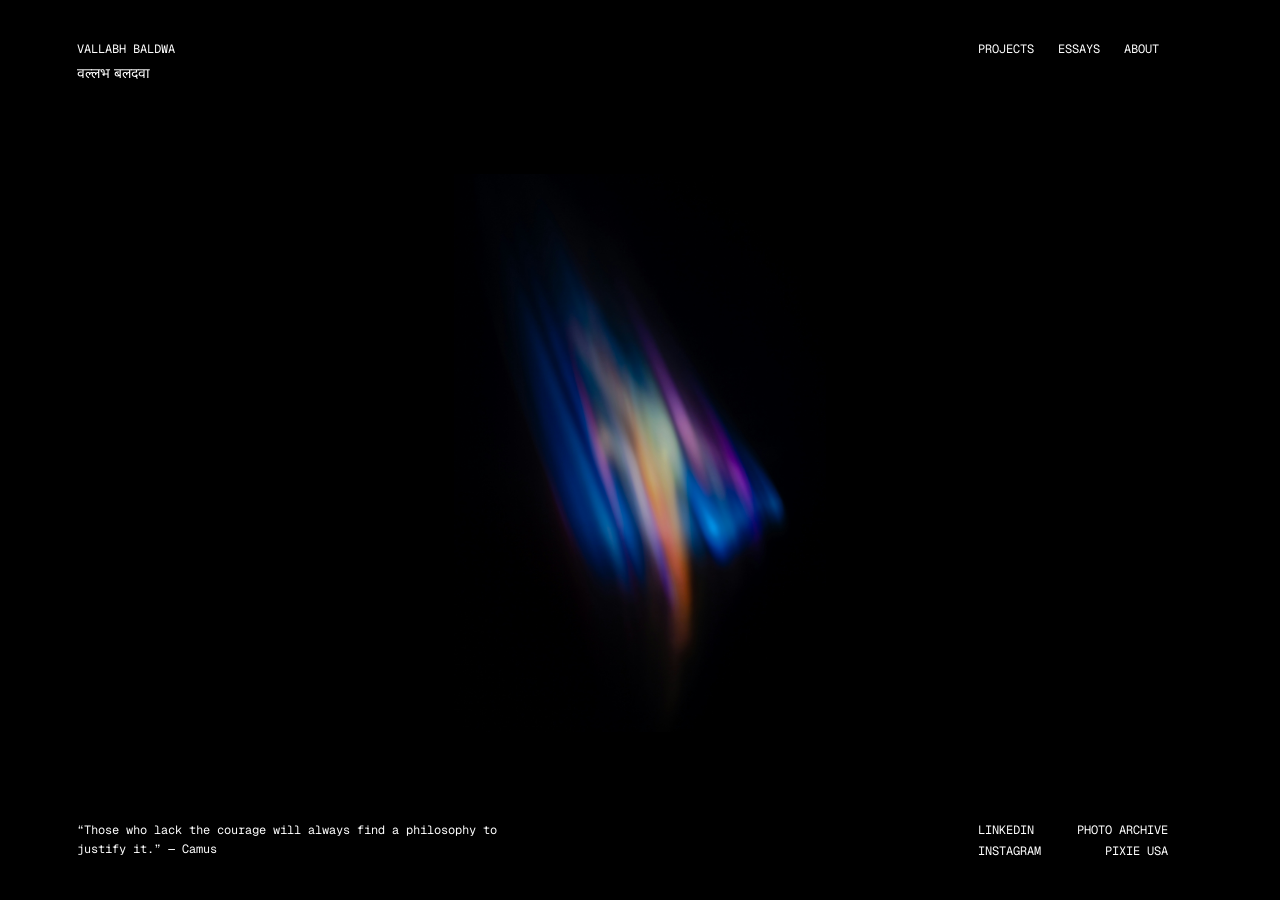
<file: index.html>
<!doctype html>
<html lang="en"><head><meta charset="utf-8"><meta name="viewport" content="width=device-width,initial-scale=1"><meta name="theme-color" content="#000000"><title>Vallabh Baldwa</title><meta name="description" content="Vallabh Baldwa — founder, creator, dreamer. Cogito, creo, construo."><link rel="icon" href="assets/favicon.svg" type="image/svg+xml"><link rel="preconnect" href="https://fonts.googleapis.com"><link rel="preconnect" href="https://fonts.gstatic.com" crossorigin><link href="https://fonts.googleapis.com/css2?family=Geist+Mono:wght@400&family=Noto+Sans+Devanagari:wght@400&display=swap" rel="stylesheet"><link rel="stylesheet" href="style.css?v=quotes"></head>
<body><main class="home"><header class="identity"><a href="./" aria-label="Vallabh Baldwa home">VALLABH BALDWA</a><p class="devanagari" lang="hi">वल्लभ बलदवा</p></header><nav class="navigation" aria-label="Main navigation"><a href="projects/">PROJECTS</a><a href="essays/">ESSAYS</a><a href="about/">ABOUT</a></nav><figure class="media"><img id="center-photo" tabindex="0" role="button" aria-label="Change center photo: double-click or press Enter" draggable="false" src="assets/light.jpg" alt="Soft blue, violet and gold light against black" fetchpriority="high"></figure><button class="bio quote" id="home-quote" type="button" title="Click to switch quote" aria-live="polite">“Escape competition through authenticity.” — Naval</button><nav class="social" aria-label="Social and business links"><a href="https://www.linkedin.com/in/vallabhb/" target="_blank" rel="noopener noreferrer">LINKEDIN</a><a href="https://www.instagram.com/vallabhbaldwa/" target="_blank" rel="noopener noreferrer">INSTAGRAM</a><a href="https://www.instagram.com/vallabhbeta/" target="_blank" rel="noopener noreferrer">PHOTO ARCHIVE</a><a href="https://pixieclothingusa.com/" target="_blank" rel="noopener noreferrer">PIXIE USA</a></nav></main><script src="photo.js"></script><script src="quotes.js"></script></body></html>
</file>
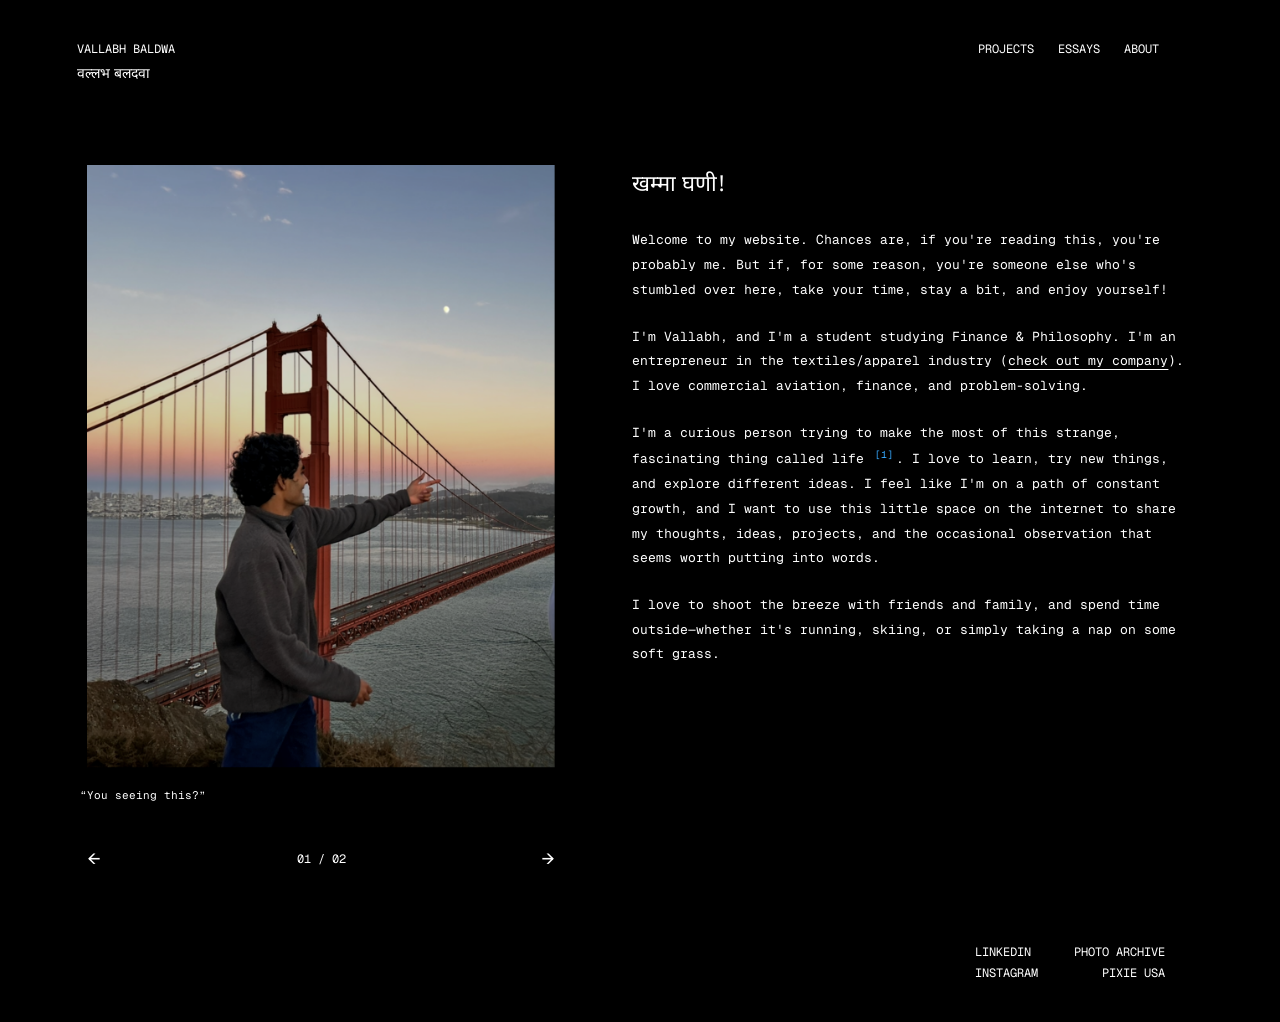
<file: about/index.html>
<!doctype html><html lang="en"><head><meta charset="utf-8"><meta name="viewport" content="width=device-width,initial-scale=1"><title>About — Vallabh Baldwa</title><link rel="icon" href="../assets/favicon.svg"><link href="https://fonts.googleapis.com/css2?family=Geist+Mono:wght@400&family=Noto+Sans+Devanagari:wght@400&display=swap" rel="stylesheet"><link rel="stylesheet" href="../style.css"><link rel="stylesheet" href="about.css?v=quote-author-2"></head><body><div class="about-page"><header class="about-header"><div class="identity"><a href="../">VALLABH BALDWA</a><p class="devanagari" lang="hi">वल्लभ बलदवा</p></div><nav class="navigation" aria-label="Main navigation"><a href="../projects/">PROJECTS</a><a href="../essays/">ESSAYS</a><a href="./" aria-current="page">ABOUT</a></nav></header><main class="about-content"><section class="about-gallery" aria-label="Photos of Vallabh"><figure><div class="photo-frame"><img id="about-photo" src="../assets/about-bridge.png" alt="Vallabh at the Golden Gate Bridge at sunset"></div><figcaption class="photo-caption" id="photo-caption" aria-live="polite">“You seeing this?”</figcaption></figure><div class="photo-controls"><button id="photo-prev" aria-label="Previous photo">←</button><span id="photo-position" aria-live="polite">01 / 02</span><button id="photo-next" aria-label="Next photo">→</button></div></section><section class="about-bio" aria-labelledby="greeting"><h1 id="greeting" lang="hi">खम्मा घणी!</h1>
<p>Welcome to my website. Chances are, if you're reading this, you're probably me. But if, for some reason, you're someone else who's stumbled over here, take your time, stay a bit, and enjoy yourself!</p>
<p>I'm Vallabh, and I'm a student studying Finance &amp; Philosophy. I'm an entrepreneur in the textiles/apparel industry (<a href="https://pixieclothingusa.com/" target="_blank" rel="noopener noreferrer">check out my company</a>). I love commercial aviation, finance, and problem-solving.</p>
<p>I'm a curious person trying to make the most of this strange, fascinating thing called life <span class="footnote"><button class="note-button" aria-label="Read note 1" aria-describedby="emerson-note">[1]</button><span class="note-box" role="tooltip" id="emerson-note">“All life is an experiment. The more experiments you make the better.”<span class="quote-author">— Emerson</span></span></span>. I love to learn, try new things, and explore different ideas. I feel like I'm on a path of constant growth, and I want to use this little space on the internet to share my thoughts, ideas, projects, and the occasional observation that seems worth putting into words.</p>
<p>I love to shoot the breeze with friends and family, and spend time outside—whether it's running, skiing, or simply taking a nap on some soft grass.</p>
</section></main><footer class="about-footer"><nav class="social" aria-label="Social and business links"><a href="https://www.linkedin.com/in/vallabhb/" target="_blank" rel="noopener noreferrer">LINKEDIN</a><a href="https://www.instagram.com/vallabhbaldwa/" target="_blank" rel="noopener noreferrer">INSTAGRAM</a><a href="https://www.instagram.com/vallabhbeta/" target="_blank" rel="noopener noreferrer">PHOTO ARCHIVE</a><a href="https://pixieclothingusa.com/" target="_blank" rel="noopener noreferrer">PIXIE USA</a></nav></footer></div><script src="about.js"></script></body></html>
</file>
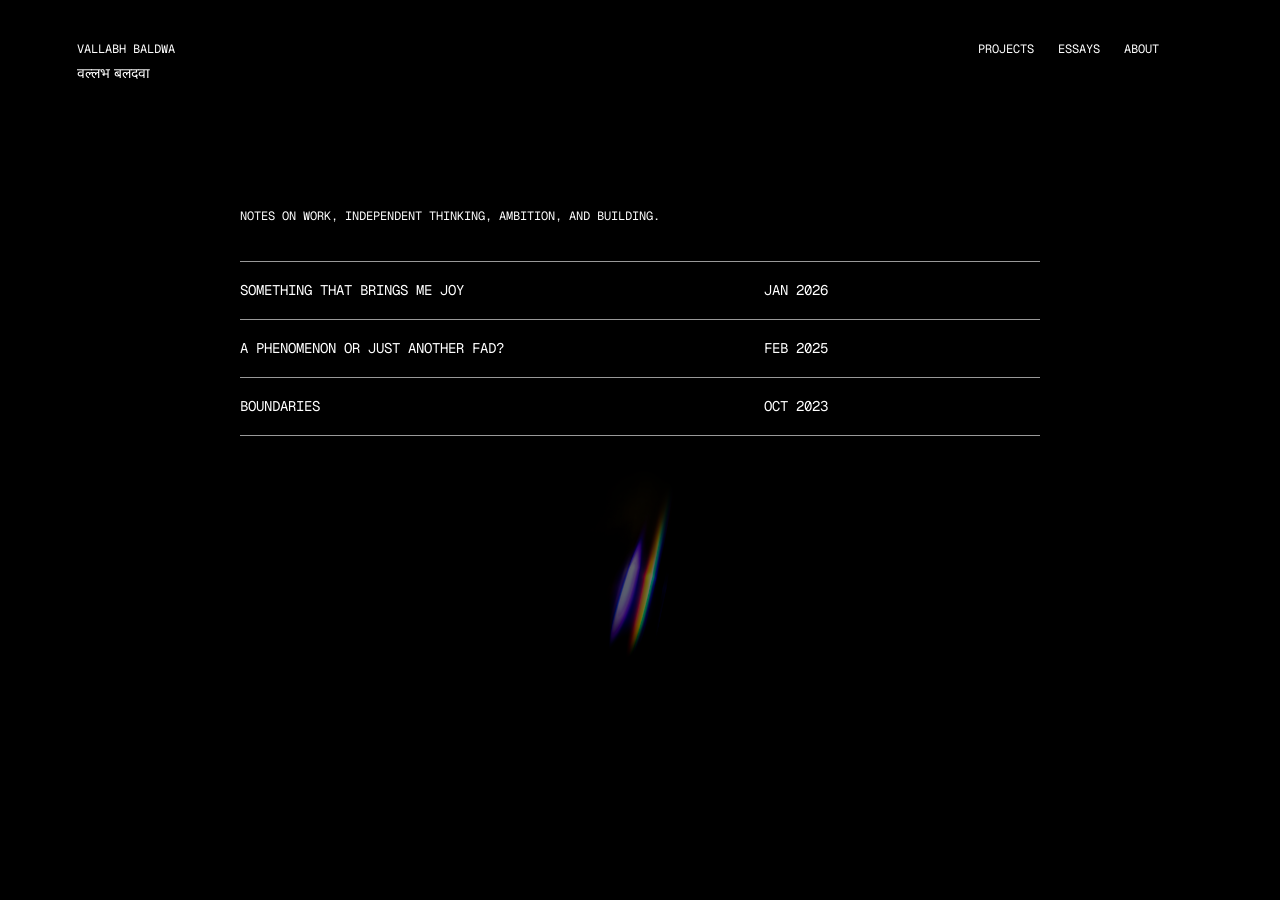
<file: essays/index.html>
<!doctype html>
<html lang="en">
<head>
<meta charset="utf-8"><meta name="viewport" content="width=device-width,initial-scale=1">
<title>Essays — Vallabh Baldwa</title>
<meta name="description" content="Notes on work, independent thinking, ambition, and building.">
<link rel="icon" href="../assets/favicon.svg" type="image/svg+xml">
<link rel="preconnect" href="https://fonts.googleapis.com"><link rel="preconnect" href="https://fonts.gstatic.com" crossorigin>
<link href="https://fonts.googleapis.com/css2?family=Geist+Mono:wght@400&family=Noto+Sans+Devanagari:wght@400&display=swap" rel="stylesheet">
<link rel="stylesheet" href="../style.css"><link rel="stylesheet" href="../projects/projects.css?v=accent-fade-3">
<style>.spectrum-accent img{height:220px;width:auto;max-width:100%;margin-inline:auto;object-fit:contain;filter:contrast(1.3) brightness(.9);mask-image:radial-gradient(ellipse at center,black 30%,transparent 70%)}time.category{white-space:nowrap}</style></head>
<body>
<main class="projects-page">
<header class="identity"><a href="../">VALLABH BALDWA</a><p class="devanagari" lang="hi">वल्लभ बलदवा</p></header>
<nav class="navigation" aria-label="Main navigation"><a href="../projects/">PROJECTS</a><a href="./" aria-current="page">ESSAYS</a><a href="../about/">ABOUT</a></nav>
<section class="project-list" aria-labelledby="projects-heading">
<div class="list-heading"><h1 id="projects-heading">Notes on work, independent thinking, ambition, and building.</h1></div>
<article class="project-row"><a class="project-toggle" href="something-that-brings-me-joy/"><span>Something That Brings Me Joy</span><time class="category" datetime="2026-01">Jan 2026</time></a></article>
<article class="project-row"><a class="project-toggle" href="a-phenomenon-or-just-another-fad/" aria-describedby="marketing-description"><span>A Phenomenon or Just Another Fad?</span><time class="category" datetime="2025-02">Feb 2025</time></a><div class="project-description" id="marketing-description"><div><p>Marketing Analysis</p></div></div></article>
<article class="project-row"><a class="project-toggle" href="boundaries/"><span>Boundaries</span><time class="category" datetime="2023-10">Oct 2023</time></a></article>
<figure class="spectrum-accent" aria-hidden="true"><img src="../assets/essays-spectrum.jpg" alt="" width="7500" height="13333" draggable="false"></figure></section>
</main>
<script src="../projects/projects.js?v=accent-fade-3"></script>
</body></html>
</file>
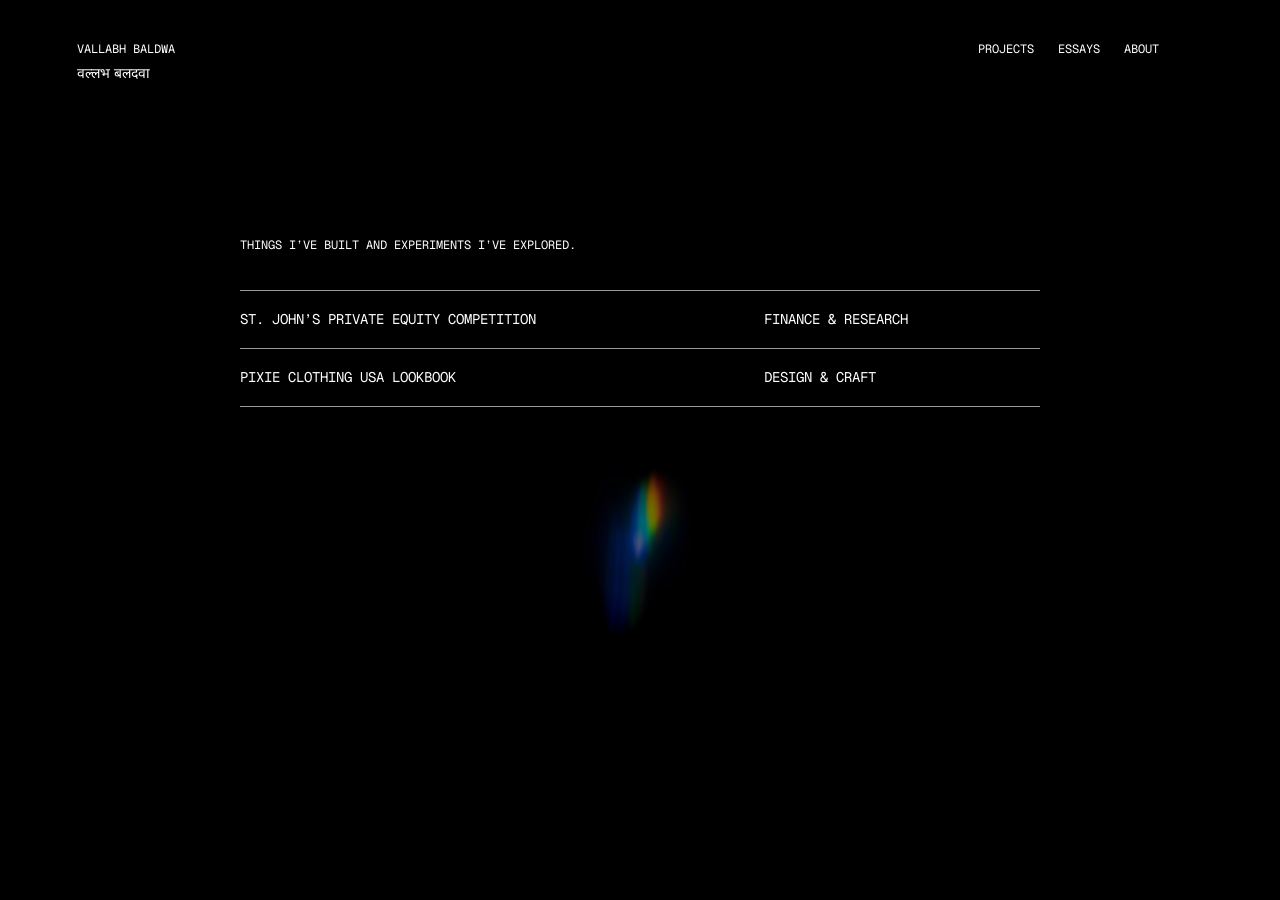
<file: projects/index.html>
<!doctype html>
<html lang="en">
<head>
<meta charset="utf-8"><meta name="viewport" content="width=device-width,initial-scale=1">
<title>Projects — Vallabh Baldwa</title>
<meta name="description" content="Things I’ve built and experiments I’ve explored.">
<link rel="icon" href="../assets/favicon.svg" type="image/svg+xml">
<link rel="preconnect" href="https://fonts.googleapis.com"><link rel="preconnect" href="https://fonts.gstatic.com" crossorigin>
<link href="https://fonts.googleapis.com/css2?family=Geist+Mono:wght@400&family=Noto+Sans+Devanagari:wght@400&display=swap" rel="stylesheet">
<link rel="stylesheet" href="../style.css"><link rel="stylesheet" href="projects.css?v=accent-fade-3">
</head>
<body>
<main class="projects-page">
<header class="identity"><a href="../">VALLABH BALDWA</a><p class="devanagari" lang="hi">वल्लभ बलदवा</p></header>
<nav class="navigation" aria-label="Main navigation"><a href="./" aria-current="page">PROJECTS</a><a href="../essays/">ESSAYS</a><a href="../about/">ABOUT</a></nav>
<section class="project-list" aria-labelledby="projects-heading">
<div class="list-heading"><h1 id="projects-heading">Things I’ve built and experiments I’ve explored.</h1></div>
<article class="project-row">
<a class="project-toggle" href="st-johns/" aria-describedby="equity-description"><span>St. John’s Private Equity Competition</span><span class="category">Finance &amp; Research</span></a>
<div class="project-description" id="equity-description"><div><p>NYC 2026 - Underwrite a Business + Pitch an Investment Thesis</p></div></div>
</article>
<article class="project-row">
<a class="project-toggle" href="pixie/" aria-describedby="pixie-description"><span>Pixie clothing USA lookbook</span><span class="category">Design &amp; Craft</span></a>
<div class="project-description" id="pixie-description"><div><p>BUF/SF 2026 - Stories From the Making</p></div></div>
</article>
<figure class="spectrum-accent" aria-hidden="true"><img src="../assets/spectrum.jpg" alt="" width="1920" height="1280" draggable="false"></figure></section>
</main>
<script src="projects.js?v=accent-fade-3"></script>
</body></html>
</file>
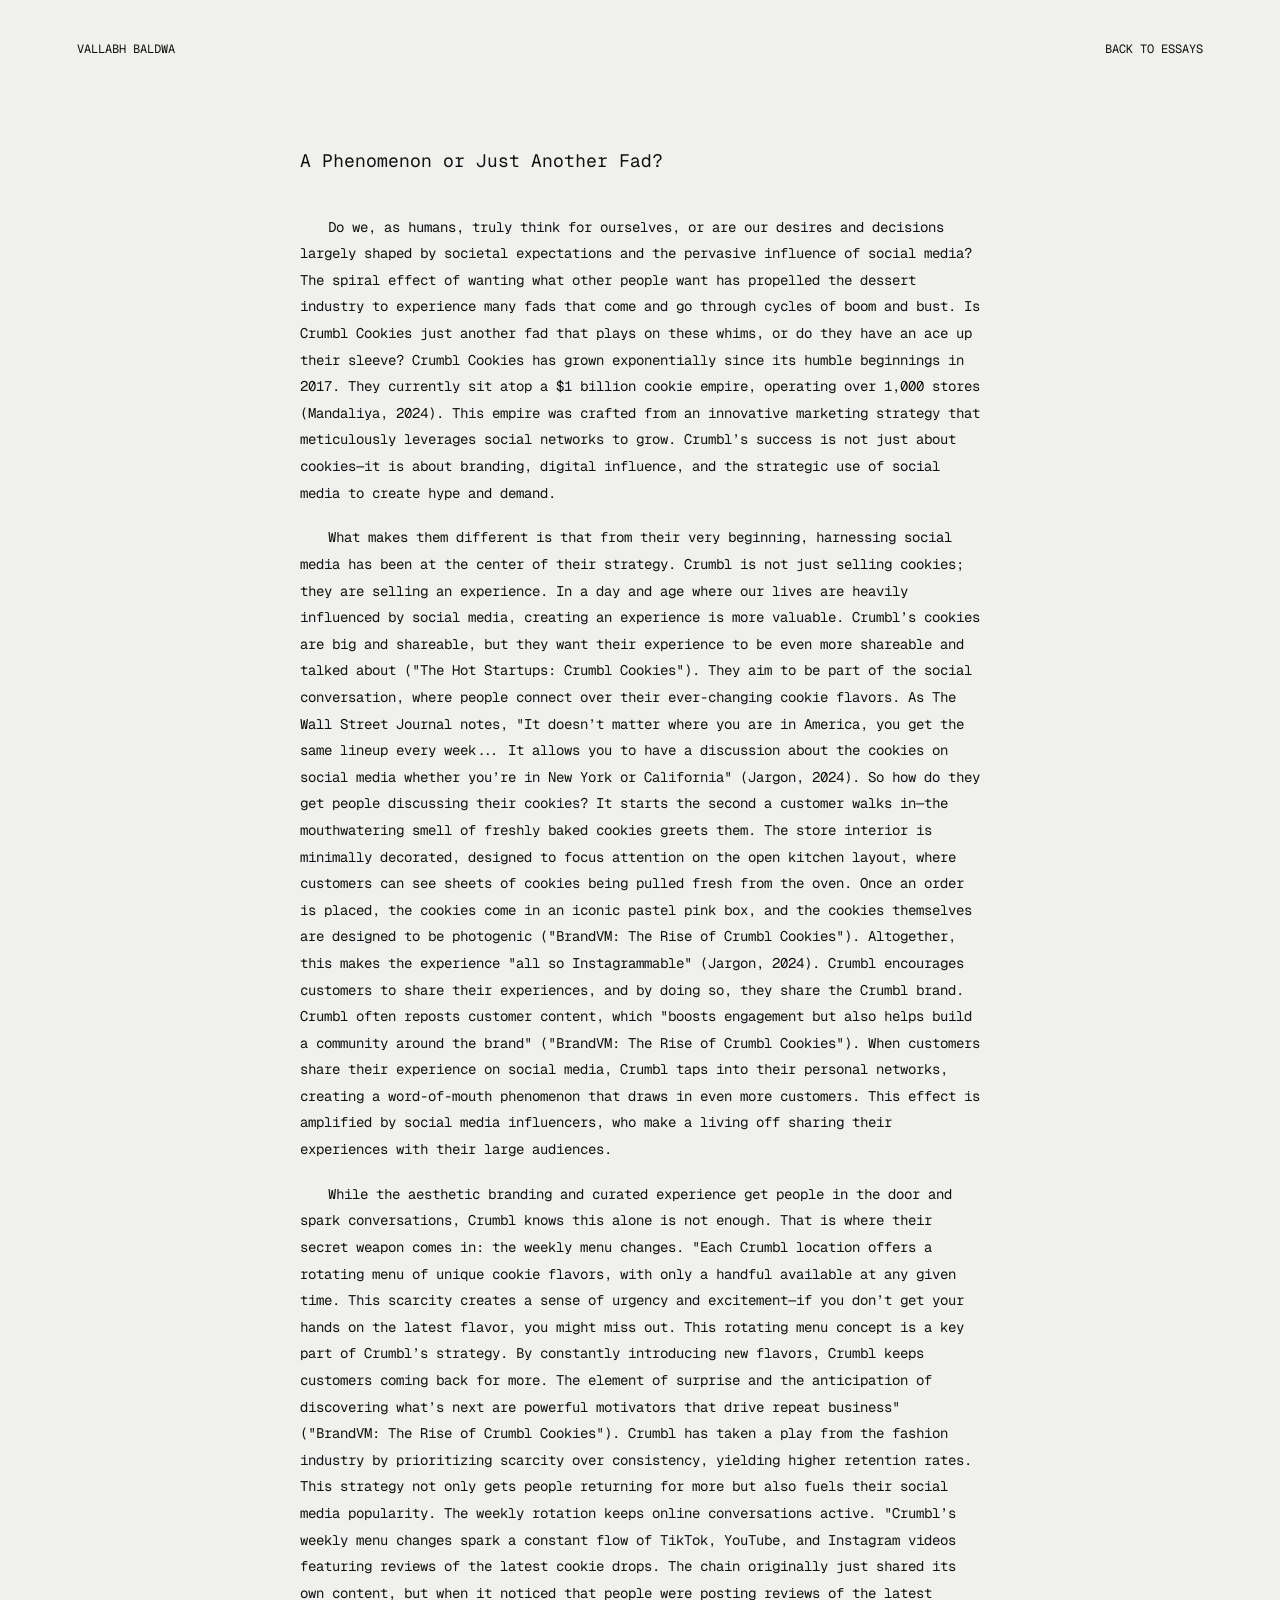
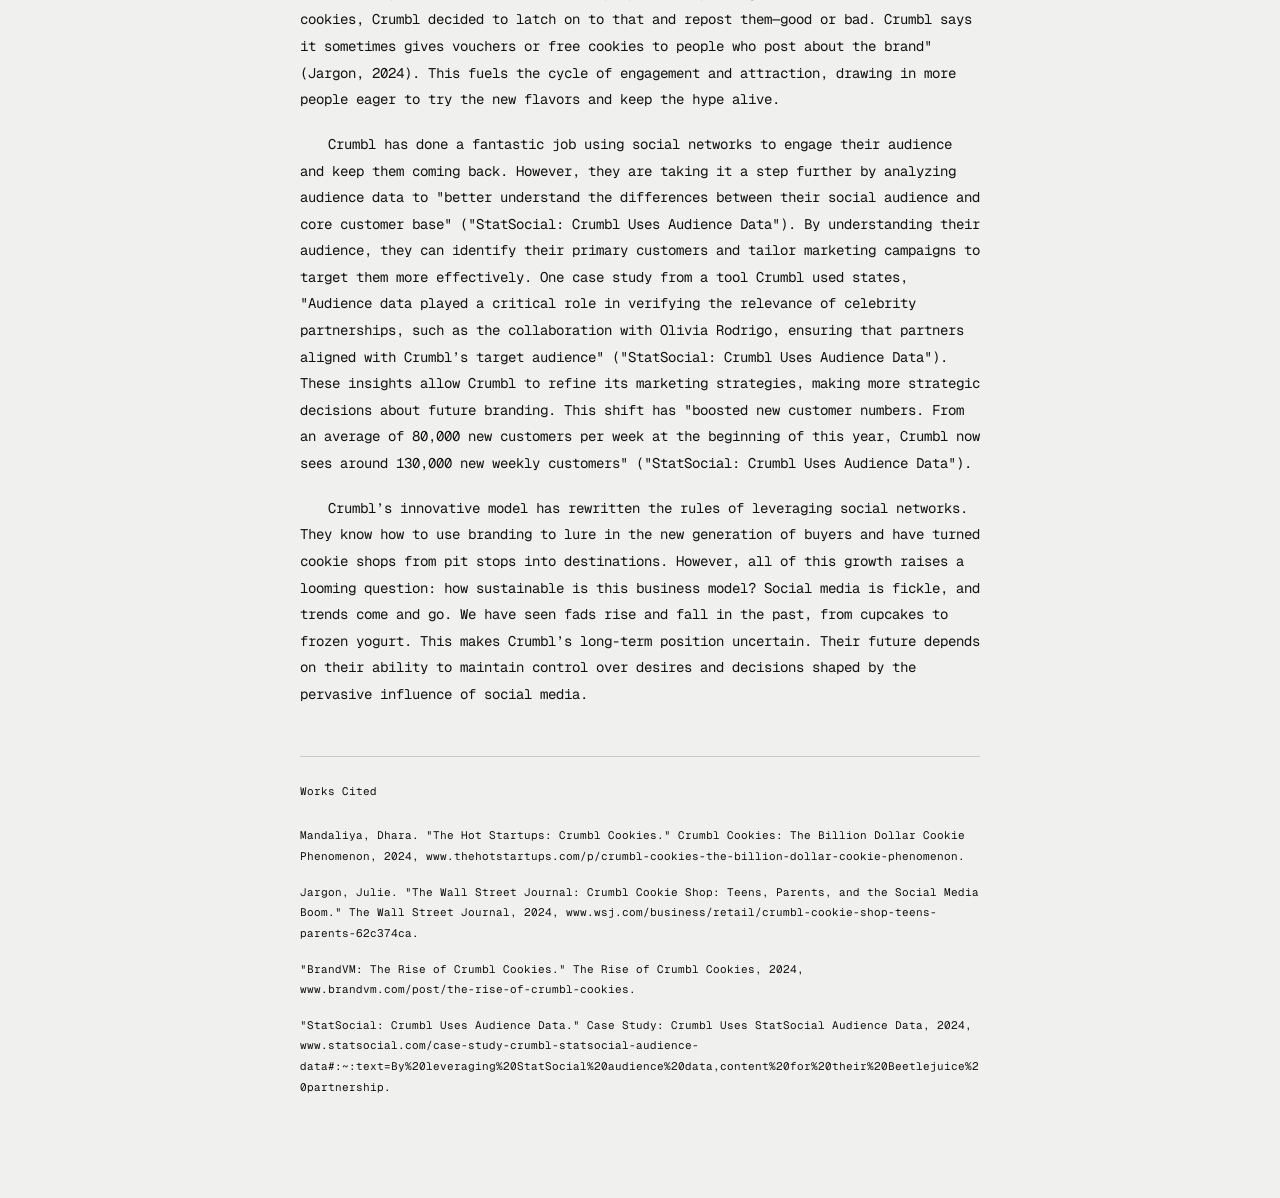
<file: essays/a-phenomenon-or-just-another-fad/index.html>
<!doctype html><html lang="en"><head><meta charset="utf-8"><meta name="viewport" content="width=device-width,initial-scale=1"><title>A Phenomenon or Just Another Fad? — Vallabh Baldwa</title><link rel="icon" href="../../assets/favicon.svg"><link href="https://fonts.googleapis.com/css2?family=Geist+Mono:wght@400&display=swap" rel="stylesheet"><link rel="stylesheet" href="../../style.css"><link rel="stylesheet" href="../essay.css"></head><body><header class="essay-header"><a href="../../">VALLABH BALDWA</a><a href="../">BACK TO ESSAYS</a></header><main class="essay"><article><h1>A Phenomenon or Just Another Fad?</h1><p>Do we, as humans, truly think for ourselves, or are our desires and decisions largely shaped by societal expectations and the pervasive influence of social media? The spiral effect of wanting what other people want has propelled the dessert industry to experience many fads that come and go through cycles of boom and bust. Is Crumbl Cookies just another fad that plays on these whims, or do they have an ace up their sleeve? Crumbl Cookies has grown exponentially since its humble beginnings in 2017. They currently sit atop a $1 billion cookie empire, operating over 1,000 stores (Mandaliya, 2024). This empire was crafted from an innovative marketing strategy that meticulously leverages social networks to grow. Crumbl’s success is not just about cookies—it is about branding, digital influence, and the strategic use of social media to create hype and demand.</p>
<p>What makes them different is that from their very beginning, harnessing social media has been at the center of their strategy. Crumbl is not just selling cookies; they are selling an experience. In a day and age where our lives are heavily influenced by social media, creating an experience is more valuable. Crumbl’s cookies are big and shareable, but they want their experience to be even more shareable and talked about (&quot;The Hot Startups: Crumbl Cookies&quot;). They aim to be part of the social conversation, where people connect over their ever-changing cookie flavors. As The Wall Street Journal notes, &quot;It doesn’t matter where you are in America, you get the same lineup every week... It allows you to have a discussion about the cookies on social media whether you’re in New York or California&quot; (Jargon, 2024). So how do they get people discussing their cookies? It starts the second a customer walks in—the mouthwatering smell of freshly baked cookies greets them. The store interior is minimally decorated, designed to focus attention on the open kitchen layout, where customers can see sheets of cookies being pulled fresh from the oven. Once an order is placed, the cookies come in an iconic pastel pink box, and the cookies themselves are designed to be photogenic (&quot;BrandVM: The Rise of Crumbl Cookies&quot;). Altogether, this makes the experience &quot;all so Instagrammable&quot; (Jargon, 2024). Crumbl encourages customers to share their experiences, and by doing so, they share the Crumbl brand. Crumbl often reposts customer content, which &quot;boosts engagement but also helps build a community around the brand&quot; (&quot;BrandVM: The Rise of Crumbl Cookies&quot;). When customers share their experience on social media, Crumbl taps into their personal networks, creating a word-of-mouth phenomenon that draws in even more customers. This effect is amplified by social media influencers, who make a living off sharing their experiences with their large audiences.</p>
<p>While the aesthetic branding and curated experience get people in the door and spark conversations, Crumbl knows this alone is not enough. That is where their secret weapon comes in: the weekly menu changes. &quot;Each Crumbl location offers a rotating menu of unique cookie flavors, with only a handful available at any given time. This scarcity creates a sense of urgency and excitement—if you don’t get your hands on the latest flavor, you might miss out. This rotating menu concept is a key part of Crumbl’s strategy. By constantly introducing new flavors, Crumbl keeps customers coming back for more. The element of surprise and the anticipation of discovering what’s next are powerful motivators that drive repeat business&quot; (&quot;BrandVM: The Rise of Crumbl Cookies&quot;). Crumbl has taken a play from the fashion industry by prioritizing scarcity over consistency, yielding higher retention rates. This strategy not only gets people returning for more but also fuels their social media popularity. The weekly rotation keeps online conversations active. &quot;Crumbl’s weekly menu changes spark a constant flow of TikTok, YouTube, and Instagram videos featuring reviews of the latest cookie drops. The chain originally just shared its own content, but when it noticed that people were posting reviews of the latest cookies, Crumbl decided to latch on to that and repost them—good or bad. Crumbl says it sometimes gives vouchers or free cookies to people who post about the brand&quot; (Jargon, 2024). This fuels the cycle of engagement and attraction, drawing in more people eager to try the new flavors and keep the hype alive.</p>
<p>Crumbl has done a fantastic job using social networks to engage their audience and keep them coming back. However, they are taking it a step further by analyzing audience data to &quot;better understand the differences between their social audience and core customer base&quot; (&quot;StatSocial: Crumbl Uses Audience Data&quot;). By understanding their audience, they can identify their primary customers and tailor marketing campaigns to target them more effectively. One case study from a tool Crumbl used states, &quot;Audience data played a critical role in verifying the relevance of celebrity partnerships, such as the collaboration with Olivia Rodrigo, ensuring that partners aligned with Crumbl’s target audience&quot; (&quot;StatSocial: Crumbl Uses Audience Data&quot;). These insights allow Crumbl to refine its marketing strategies, making more strategic decisions about future branding. This shift has &quot;boosted new customer numbers. From an average of 80,000 new customers per week at the beginning of this year, Crumbl now sees around 130,000 new weekly customers&quot; (&quot;StatSocial: Crumbl Uses Audience Data&quot;).</p>
<p>Crumbl’s innovative model has rewritten the rules of leveraging social networks. They know how to use branding to lure in the new generation of buyers and have turned cookie shops from pit stops into destinations. However, all of this growth raises a looming question: how sustainable is this business model? Social media is fickle, and trends come and go. We have seen fads rise and fall in the past, from cupcakes to frozen yogurt. This makes Crumbl’s long-term position uncertain. Their future depends on their ability to maintain control over desires and decisions shaped by the pervasive influence of social media.</p><section class="references"><h2>Works Cited</h2><p>Mandaliya, Dhara. &quot;The Hot Startups: Crumbl Cookies.&quot; Crumbl Cookies: The Billion Dollar Cookie Phenomenon, 2024, www.thehotstartups.com/p/crumbl-cookies-the-billion-dollar-cookie-phenomenon.</p><p>Jargon, Julie. &quot;The Wall Street Journal: Crumbl Cookie Shop: Teens, Parents, and the Social Media Boom.&quot; The Wall Street Journal, 2024, www.wsj.com/business/retail/crumbl-cookie-shop-teens-parents-62c374ca.</p><p>&quot;BrandVM: The Rise of Crumbl Cookies.&quot; The Rise of Crumbl Cookies, 2024, www.brandvm.com/post/the-rise-of-crumbl-cookies.</p><p>&quot;StatSocial: Crumbl Uses Audience Data.&quot; Case Study: Crumbl Uses StatSocial Audience Data, 2024, www.statsocial.com/case-study-crumbl-statsocial-audience-data#:~:text=By%20leveraging%20StatSocial%20audience%20data,content%20for%20their%20Beetlejuice%20partnership.</p></section></article></main></body></html>
</file>
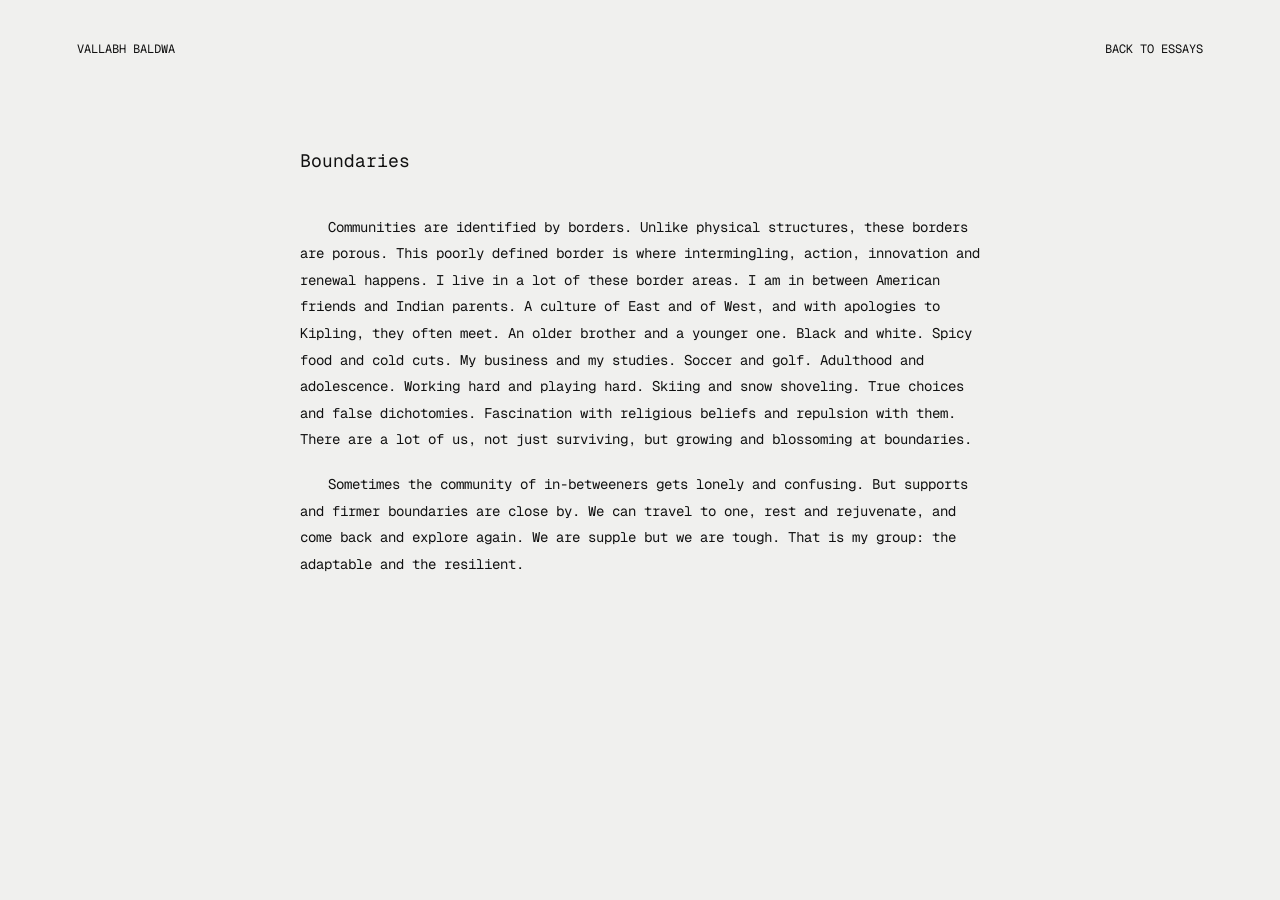
<file: essays/boundaries/index.html>
<!doctype html><html lang="en"><head><meta charset="utf-8"><meta name="viewport" content="width=device-width,initial-scale=1"><title>Boundaries — Vallabh Baldwa</title><link rel="icon" href="../../assets/favicon.svg"><link href="https://fonts.googleapis.com/css2?family=Geist+Mono:wght@400&display=swap" rel="stylesheet"><link rel="stylesheet" href="../../style.css"><link rel="stylesheet" href="../essay.css"></head><body><header class="essay-header"><a href="../../">VALLABH BALDWA</a><a href="../">BACK TO ESSAYS</a></header><main class="essay"><article><h1>Boundaries</h1><p>Communities are identified by borders. Unlike physical structures, these borders are porous. This poorly defined border is where intermingling, action, innovation and renewal happens. I live in a lot of these border areas. I am in between American friends and Indian parents. A culture of East and of West, and with apologies to Kipling, they often meet. An older brother and a younger one. Black and white. Spicy food and cold cuts. My business and my studies. Soccer and golf. Adulthood and adolescence. Working hard and playing hard. Skiing and snow shoveling. True choices and false dichotomies. Fascination with religious beliefs and repulsion with them. There are a lot of us, not just surviving, but growing and blossoming at boundaries.</p>
<p>Sometimes the community of in-betweeners gets lonely and confusing. But supports and firmer boundaries are close by. We can travel to one, rest and rejuvenate, and come back and explore again. We are supple but we are tough. That is my group: the adaptable and the resilient.</p></article></main></body></html>
</file>
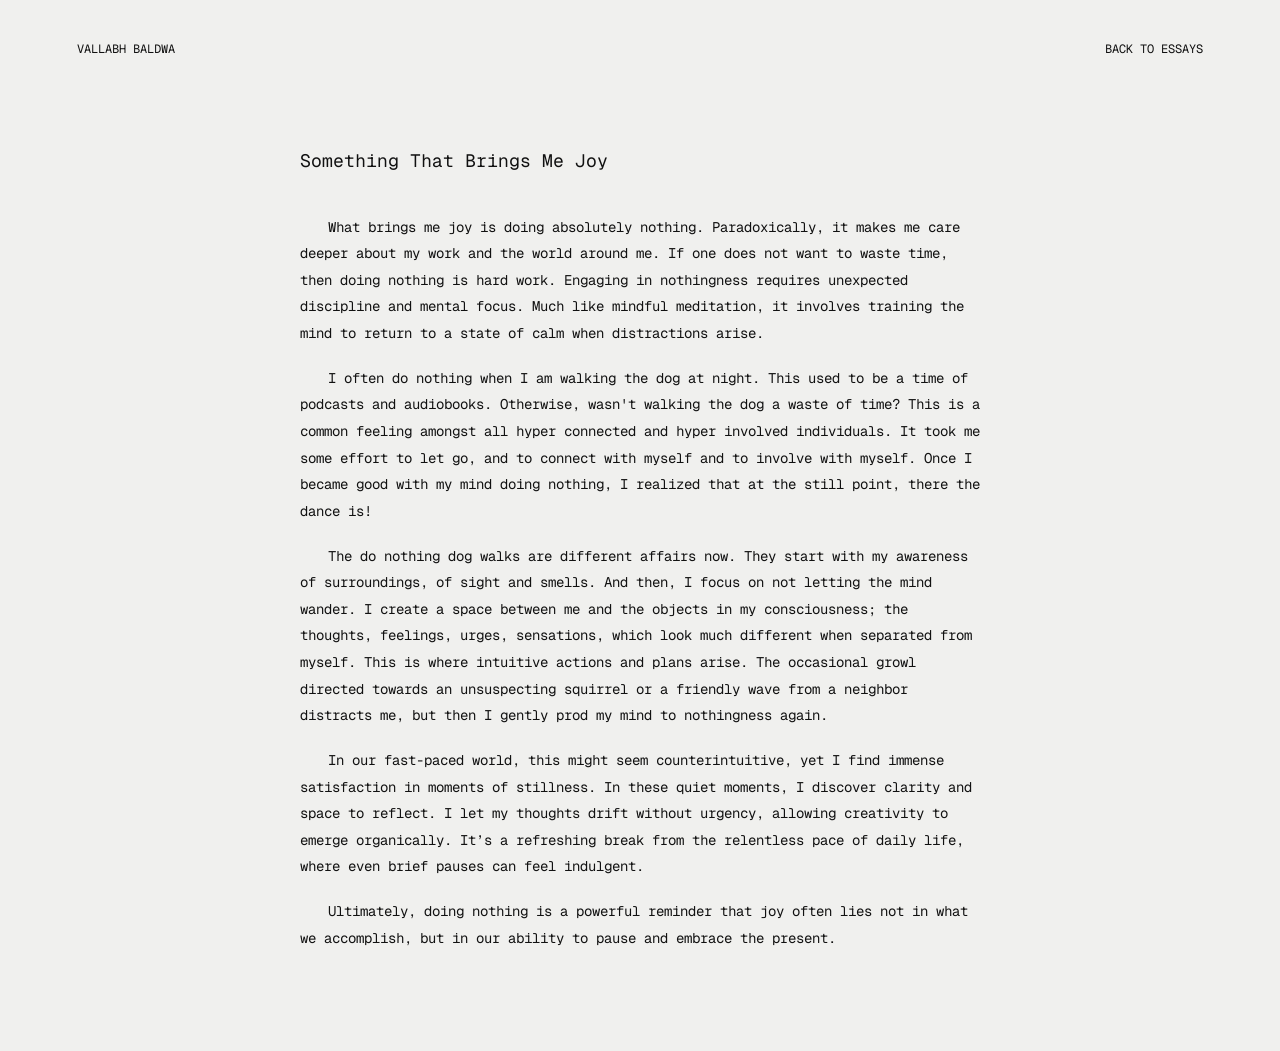
<file: essays/something-that-brings-me-joy/index.html>
<!doctype html><html lang="en"><head><meta charset="utf-8"><meta name="viewport" content="width=device-width,initial-scale=1"><title>Something That Brings Me Joy — Vallabh Baldwa</title><link rel="icon" href="../../assets/favicon.svg"><link href="https://fonts.googleapis.com/css2?family=Geist+Mono:wght@400&display=swap" rel="stylesheet"><link rel="stylesheet" href="../../style.css"><link rel="stylesheet" href="../essay.css"></head><body><header class="essay-header"><a href="../../">VALLABH BALDWA</a><a href="../">BACK TO ESSAYS</a></header><main class="essay"><article><h1>Something That Brings Me Joy</h1><p>What brings me joy is doing absolutely nothing. Paradoxically, it makes me care deeper about my work and the world around me. If one does not want to waste time, then doing nothing is hard work. Engaging in nothingness requires unexpected discipline and mental focus. Much like mindful meditation, it involves training the mind to return to a state of calm when distractions arise.</p>
<p>I often do nothing when I am walking the dog at night. This used to be a time of podcasts and audiobooks. Otherwise, wasn&#x27;t walking the dog a waste of time? This is a common feeling amongst all hyper connected and hyper involved individuals. It took me some effort to let go, and to connect with myself and to involve with myself. Once I became good with my mind doing nothing, I realized that at the still point, there the dance is!</p>
<p>The do nothing dog walks are different affairs now. They start with my awareness of surroundings, of sight and smells. And then, I focus on not letting the mind wander. I create a space between me and the objects in my consciousness; the thoughts, feelings, urges, sensations, which look much different when separated from myself. This is where intuitive actions and plans arise. The occasional growl directed towards an unsuspecting squirrel or a friendly wave from a neighbor distracts me, but then I gently prod my mind to nothingness again.</p>
<p>In our fast-paced world, this might seem counterintuitive, yet I find immense satisfaction in moments of stillness. In these quiet moments, I discover clarity and space to reflect. I let my thoughts drift without urgency, allowing creativity to emerge organically. It’s a refreshing break from the relentless pace of daily life, where even brief pauses can feel indulgent.</p>
<p>Ultimately, doing nothing is a powerful reminder that joy often lies not in what we accomplish, but in our ability to pause and embrace the present.</p></article></main></body></html>
</file>
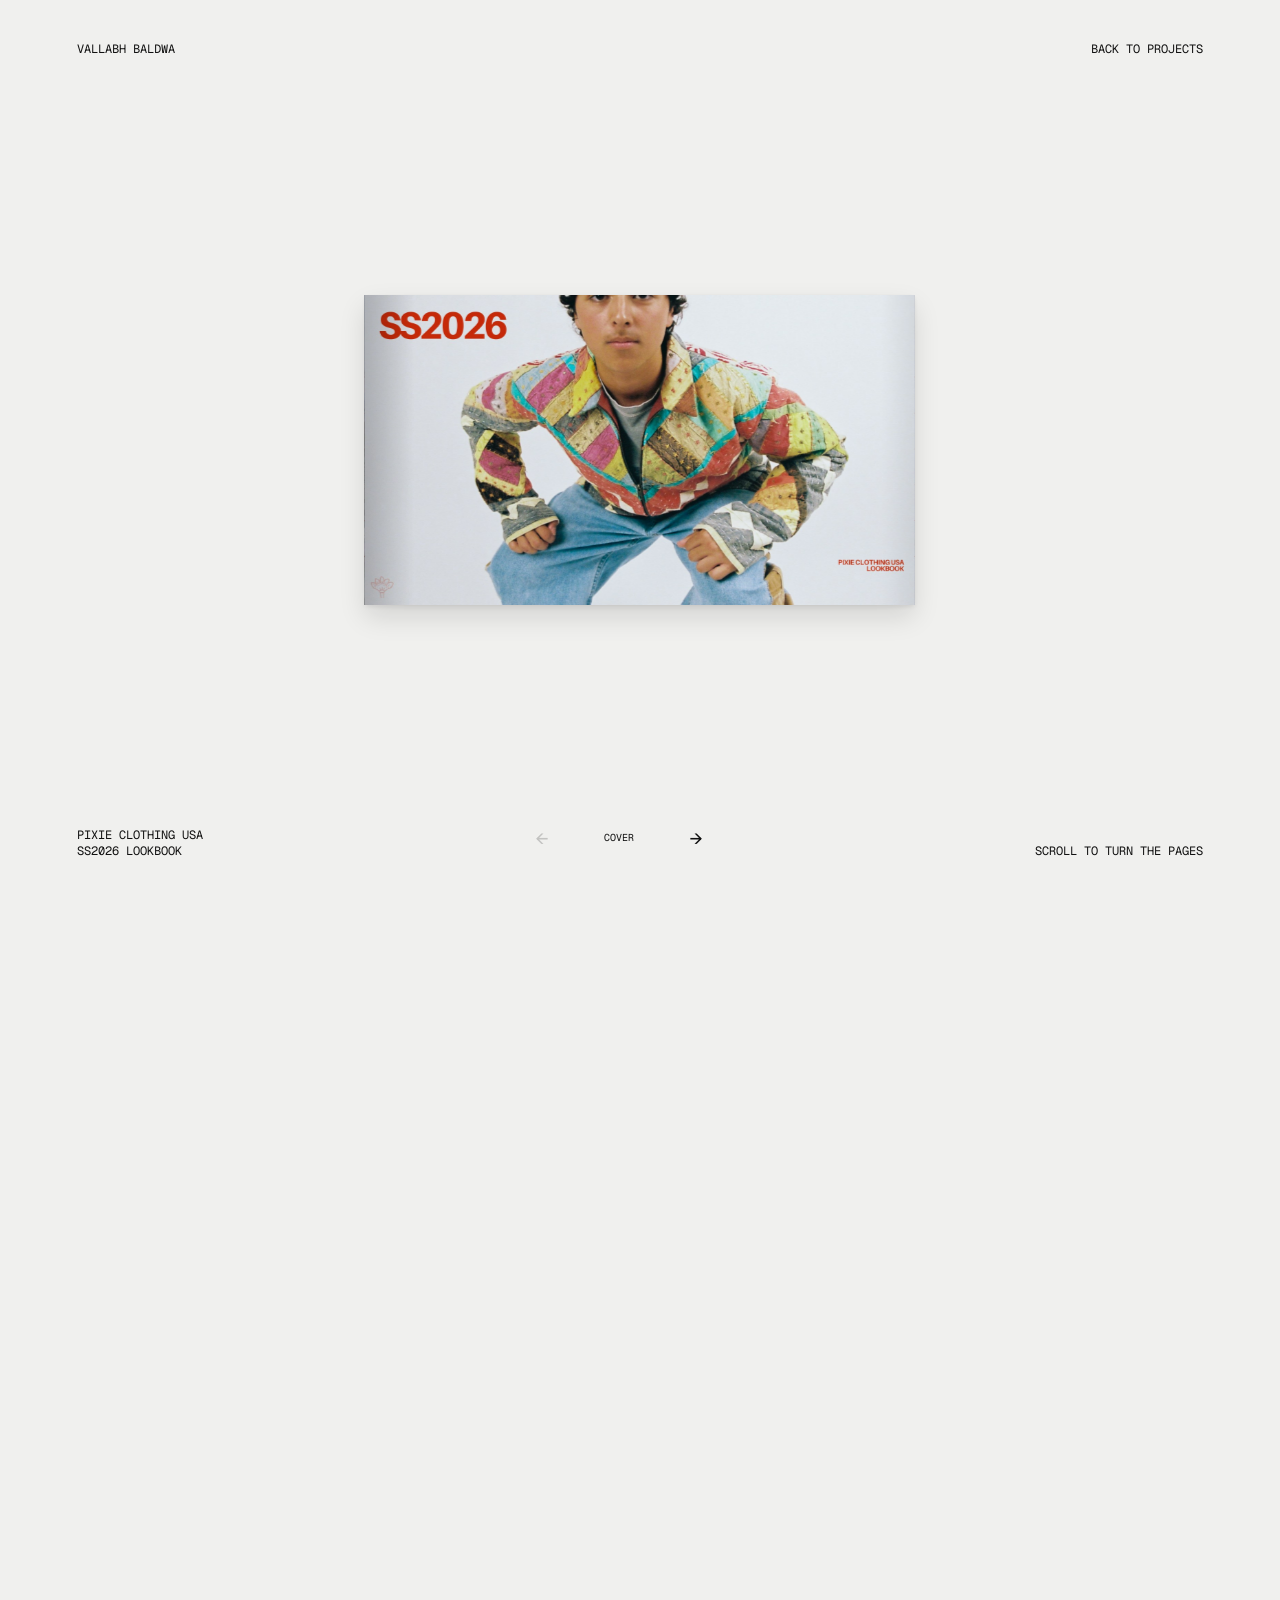
<file: projects/pixie/index.html>
<!doctype html>
<html lang="en"><head><meta charset="utf-8"><meta name="viewport" content="width=device-width,initial-scale=1"><title>Pixie USA — SS2026 Lookbook</title><meta name="description" content="Pixie Clothing USA SS2026 Lookbook — Stories From the Making."><link rel="icon" href="../../assets/favicon.svg"><link href="https://fonts.googleapis.com/css2?family=Geist+Mono:wght@400&display=swap" rel="stylesheet"><link rel="stylesheet" href="../../style.css"><link rel="stylesheet" href="book.css?v=light-2"></head>
<body><header class="book-header"><a href="../../">VALLABH BALDWA</a><a href="../">BACK TO PROJECTS</a></header><main id="journey"><div class="book-stage"><div class="book" id="book" aria-label="Pixie USA SS2026 lookbook"></div></div></main><footer class="book-footer"><p>PIXIE CLOTHING USA<br>SS2026 LOOKBOOK</p><div class="book-controls"><button id="previous" aria-label="Previous spread">←</button><span id="position" aria-live="polite">COVER</span><button id="next" aria-label="Next spread">→</button></div><p class="scroll-hint">SCROLL TO TURN THE PAGES</p></footer><script src="book.js?v=light-2"></script></body></html>
</file>
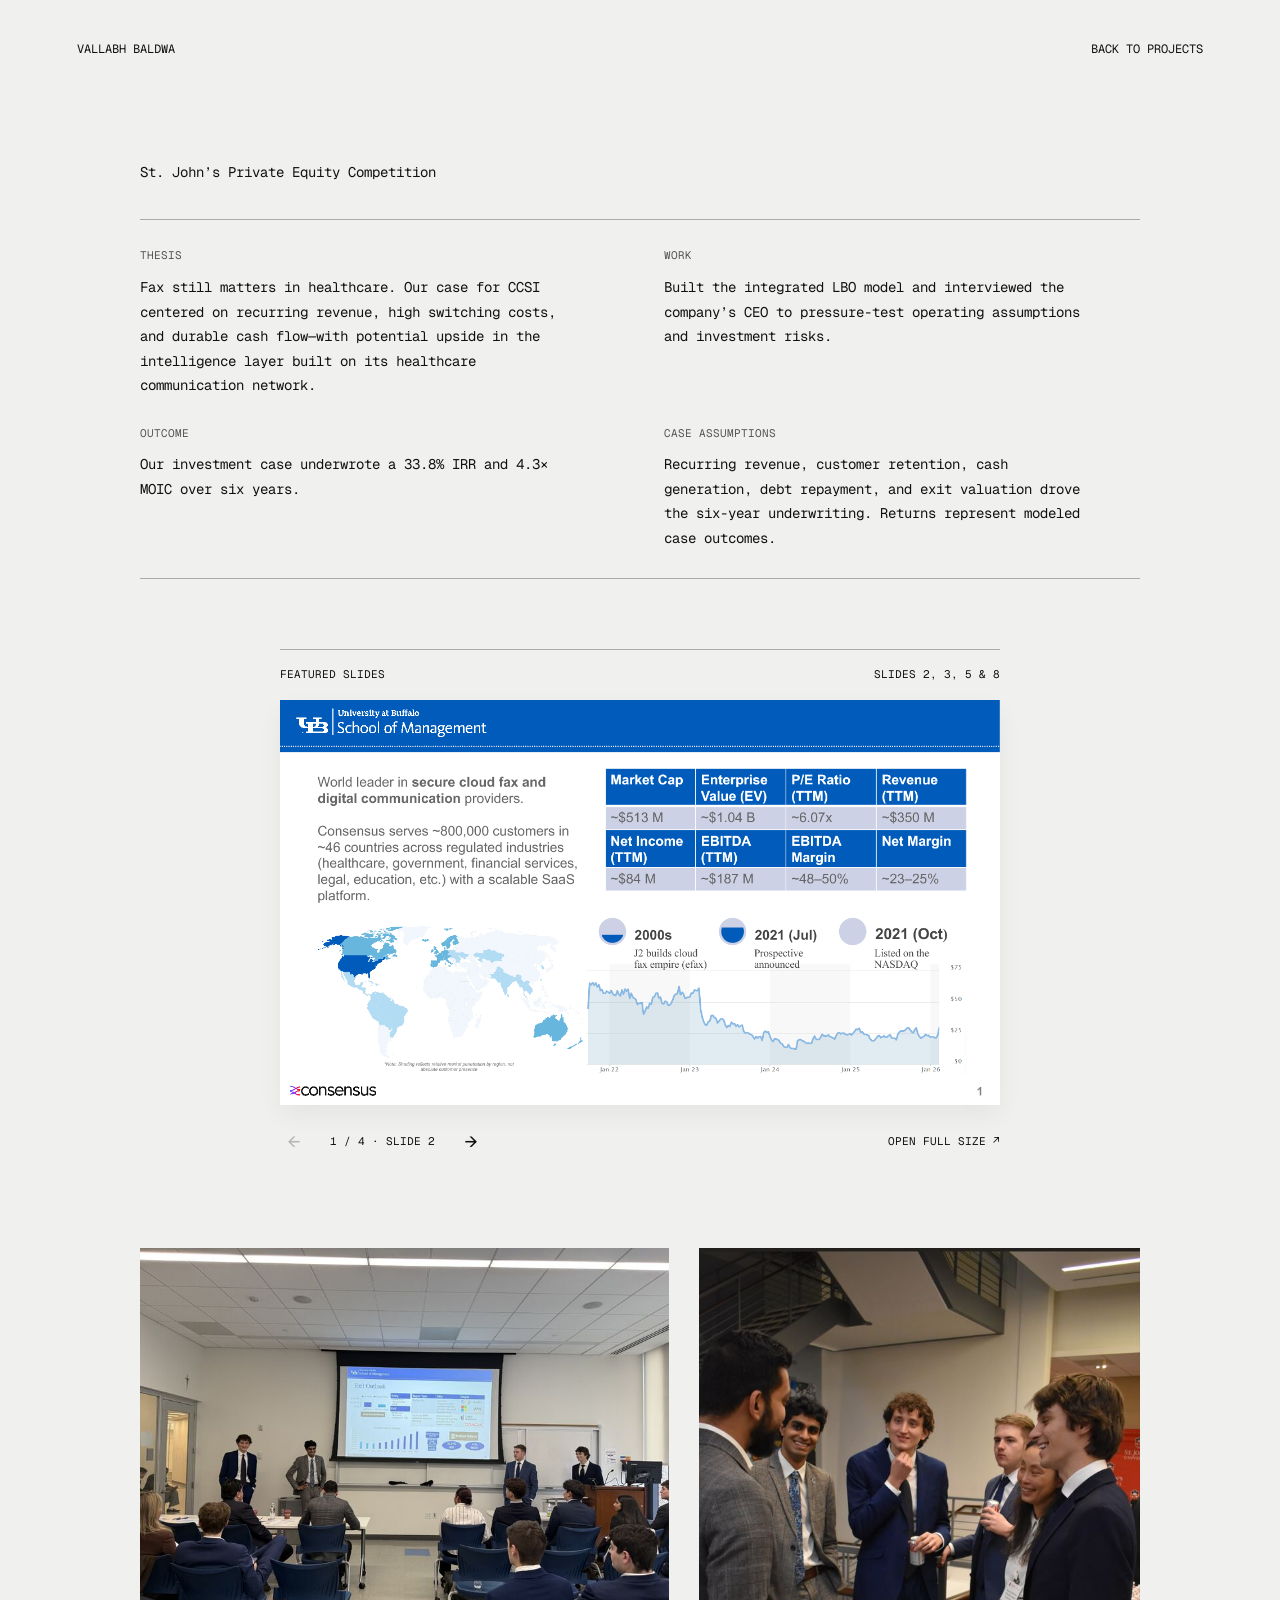
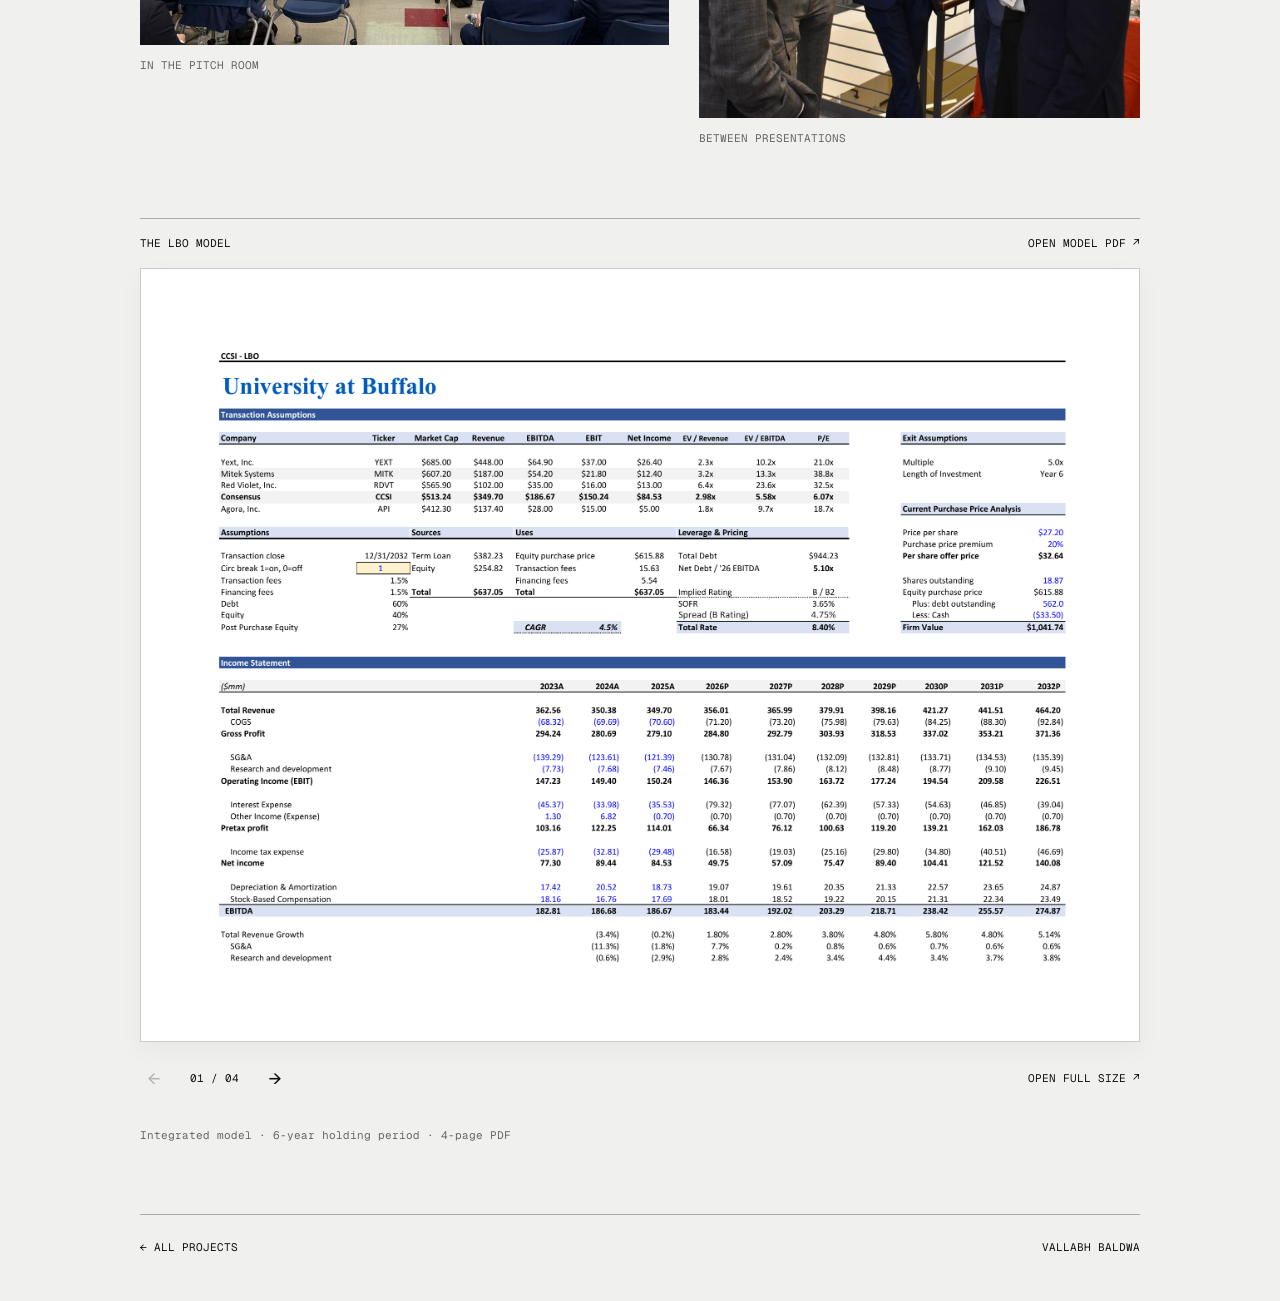
<file: projects/st-johns/index.html>
<!doctype html>
<html lang="en"><head><meta charset="utf-8"><meta name="viewport" content="width=device-width,initial-scale=1"><title>St. John’s Private Equity Competition — Vallabh Baldwa</title><meta name="description" content="An investment case for Consensus Cloud Solutions, presented by the University at Buffalo team."><link rel="icon" href="../../assets/favicon.svg"><link href="https://fonts.googleapis.com/css2?family=Geist+Mono:wght@400&display=swap" rel="stylesheet"><link rel="stylesheet" href="../../style.css"><link rel="stylesheet" href="case.css?v=simple-5"></head><body>
<header class="case-nav"><a href="../../">VALLABH BALDWA</a><a href="../">BACK TO PROJECTS</a></header>
<main class="case-study"><div class="case-heading"><h1>St. John’s Private Equity Competition</h1></div>
<section class="notes" aria-label="Project notes"><div class="notes-grid"><section><h2>THESIS</h2><p>Fax still matters in healthcare. Our case for CCSI centered on recurring revenue, high switching costs, and durable cash flow—with potential upside in the intelligence layer built on its healthcare communication network.</p></section><section><h2>WORK</h2><p>Built the integrated LBO model and interviewed the company’s CEO to pressure-test operating assumptions and investment risks.</p></section><section><h2>OUTCOME</h2><p>Our investment case underwrote a <strong>33.8% IRR</strong> and <strong>4.3× MOIC</strong> over six years.</p></section><section><h2>CASE ASSUMPTIONS</h2><p>Recurring revenue, customer retention, cash generation, debt repayment, and exit valuation drove the six-year underwriting. Returns represent modeled case outcomes.</p></section></div></section>

<section class="materials featured" aria-labelledby="pitch-heading"><div class="section-heading"><h2 id="pitch-heading">FEATURED SLIDES</h2><span>SLIDES 2, 3, 5 &amp; 8</span></div><div class="slide-viewer"><img id="pitch-slide" src="assets/pitch-final-2.png" alt="Investment presentation, slide 2" loading="lazy"></div><div class="slide-controls"><button id="slide-prev" aria-label="Previous slide">←</button><span id="slide-position" aria-live="polite">1 / 4 · SLIDE 2</span><button id="slide-next" aria-label="Next slide">→</button><a id="slide-full" href="assets/pitch-final-2.png" target="_blank" rel="noopener">OPEN FULL SIZE ↗</a></div></section>
<div class="event-photos"><figure><img src="assets/pitch.png" alt="The team presenting its investment case to the competition panel" loading="lazy"><figcaption>IN THE PITCH ROOM</figcaption></figure><figure><img src="assets/conversation.png" alt="Team members in conversation at the competition" loading="lazy"><figcaption>BETWEEN PRESENTATIONS</figcaption></figure></div>
<section class="materials model"><div class="section-heading"><h2>THE LBO MODEL</h2><a href="assets/lbo-model.pdf" target="_blank" rel="noopener">OPEN MODEL PDF ↗</a></div><div class="model-viewer"><img id="model-page" src="assets/lbo-page-1.png" alt="LBO model, page 1 of 4" loading="lazy"></div><div class="slide-controls"><button id="model-prev" aria-label="Previous model page">←</button><span id="model-position" aria-live="polite">01 / 04</span><button id="model-next" aria-label="Next model page">→</button><a id="model-full" href="assets/lbo-page-1.png" target="_blank" rel="noopener">OPEN FULL SIZE ↗</a></div><p class="model-note">Integrated model · 6-year holding period · 4-page PDF</p></section>
<footer><a href="../">← ALL PROJECTS</a><span>VALLABH BALDWA</span></footer></main><script src="case.js?v=simple-5"></script></body></html>
</file>
<file: style.css>
*{box-sizing:border-box}html{color-scheme:dark;background:#000}body{margin:0;background:#000;color:#fff;font-family:'Geist Mono',monospace;font-size:12px;font-weight:400;line-height:1.35}a{color:inherit;text-decoration:none;text-underline-offset:4px;text-decoration-thickness:1px}a:hover,a:focus-visible{text-decoration:underline}a:focus-visible{outline:1px solid #fff;outline-offset:6px}p,figure{margin:0}.home{min-height:100svh;position:relative;display:grid;grid-template-columns:1fr 1fr;grid-template-rows:auto 1fr auto;padding:4.5vh 6vw;gap:28px}.identity,.navigation,.bio,.social{z-index:1}.identity{grid-column:1;grid-row:1}.devanagari{font-family:'Noto Sans Devanagari',sans-serif;font-size:14px;margin-top:7px;line-height:1.5}.navigation{grid-column:2;grid-row:1;display:flex;gap:24px;justify-self:end;align-items:start}.media{grid-column:1 / -1;grid-row:2;display:flex;align-items:center;justify-content:center;min-height:0}.media img{display:block;width:auto;height:62svh;max-width:100%;object-fit:contain}.bio{grid-column:1;grid-row:3;align-self:end}.social{grid-column:2;grid-row:3;justify-self:end;align-self:end;display:flex;flex-direction:column;align-items:flex-start;gap:5px;min-width:225px}.navigation{min-width:225px}.home{animation:appear .7s ease-out}@keyframes appear{from{opacity:0}to{opacity:1}}@media(min-width:1600px){body{font-size:14px}.social,.navigation{min-width:280px}}@media(max-width:650px){body{font-size:10px}.home{padding:26px 22px;gap:22px;grid-template-columns:minmax(0,1fr) auto}.navigation{min-width:0;gap:12px;font-size:10px}.social{min-width:0;font-size:10px;gap:8px}.bio{max-width:190px;font-size:10px;line-height:1.5}.devanagari{font-size:13px}.media img{height:56svh;max-height:560px;width:100%;object-fit:contain}}@media(max-width:370px){.home{padding:22px 16px}.navigation{gap:8px;font-size:9px}.bio{max-width:150px}.social{font-size:9px}}@media(prefers-reduced-motion:reduce){.home{animation:none}}
.social{display:grid;grid-template-columns:max-content max-content;grid-template-rows:repeat(2,auto);grid-auto-flow:column;align-items:baseline;column-gap:36px;row-gap:5px}.social a:nth-child(n+3){justify-self:end;text-align:right}.bio em{font-style:italic}@media(max-width:650px){.social{column-gap:18px;row-gap:8px}.bio{grid-column:1 / -1;grid-row:3;max-width:none}.social{grid-column:1 / -1;grid-row:4}}
a:hover,a:focus-visible{color:rgba(255,255,255,.65);text-decoration-color:currentColor}@media(forced-colors:active){a:hover,a:focus-visible{background:none;color:LinkText;text-decoration-color:LinkText}}
@media (hover:hover) and (pointer:fine){html,body,body *{cursor:url("assets/cursor.svg") 6 6,auto}}

.media img{user-select:none;-webkit-user-select:none;touch-action:manipulation}.media img:focus-visible{outline:1px solid rgba(255,255,255,.65);outline-offset:6px}
.quote{display:block;background:none;border:0;padding:0;text-align:left;color:inherit;font:inherit;line-height:1.6;max-width:470px;min-height:3.2em}.quote:hover{color:rgba(255,255,255,.65)}.quote:focus-visible{outline:1px solid #36a9ff;outline-offset:6px}@media(max-width:650px){.quote{max-width:100%}}
</file>
<file: about/about.css>
.about-page{padding:4.5vh 6vw;min-height:100svh}.about-header{display:flex;justify-content:space-between;gap:24px}.about-content{max-width:1120px;margin:80px auto 64px;display:grid;grid-template-columns:minmax(0,.85fr) minmax(0,1fr);gap:70px;align-items:start}.photo-frame{aspect-ratio:4/5;display:flex;align-items:center;justify-content:center}.photo-frame img{display:block;width:100%;height:100%;object-fit:contain;animation:appear .7s ease-out}.photo-caption{font-size:11px;line-height:1.7;min-height:3.4em;margin-top:18px}.photo-controls{display:flex;align-items:center;justify-content:space-between;margin-top:14px}.photo-controls button{border:0;background:none;color:inherit;font:inherit;font-size:20px;padding:8px}.photo-controls button:hover{opacity:.65}.photo-controls button:focus-visible{outline:1px solid #36a9ff}.about-bio{font-size:13px;line-height:1.9}.about-bio h1{font-family:'Noto Sans Devanagari',sans-serif;font-size:22px;font-weight:400;margin:0 0 22px}.about-bio p{margin-bottom:22px}.about-bio a,.photo-caption a{text-decoration:underline}.footnote{position:relative;display:inline-block}.note-button{font:inherit;font-size:10px;vertical-align:super;color:#36a9ff;border:0;background:none;padding:0 3px}.note-box{position:absolute;z-index:5;bottom:100%;right:0;width:min(300px,70vw);padding:18px;background:#181818;border:1px solid #444;box-shadow:0 8px 24px #0008;color:#eee;font-size:12px;line-height:1.7;visibility:hidden;opacity:0;transition:opacity .15s}.footnote:hover .note-box,.footnote:focus-within .note-box,.footnote.is-open .note-box{visibility:visible;opacity:1}.about-footer{display:flex;justify-content:flex-end;max-width:1120px;margin:auto}.about-footer .social{position:static}.about-footer .social a:hover{opacity:.65}@media(max-width:750px){.about-page{padding:26px 22px}.about-header .navigation{gap:12px;min-width:0}.about-content{grid-template-columns:1fr;gap:42px;margin:54px auto 42px}.about-gallery{width:min(100%,380px);margin:auto}.about-bio{font-size:13px}.about-footer{justify-content:flex-start}}@media(prefers-reduced-motion:reduce){.photo-frame img{animation:none}.note-box{transition:none}}
.quote-author{display:block;white-space:nowrap;margin-top:6px}
</file>
<file: projects/projects.css>
.projects-page{min-height:100svh;padding:4.5vh 6vw;display:grid;grid-template-columns:1fr 1fr;grid-template-rows:auto 1fr auto;gap:28px}
.project-list{grid-column:1/-1;grid-row:2;align-self:center;justify-self:center;width:min(100%,800px);margin:60px 0 110px}
.list-heading{display:flex;align-items:baseline;justify-content:space-between;gap:24px;padding:0 0 36px;border-bottom:1px solid #999}
.list-heading h1{font:inherit;font-size:12px;font-weight:400;margin:0;text-transform:uppercase;line-height:1.5}
.close-projects{font-size:20px;line-height:1;padding:0 2px}
.project-row{border-bottom:1px solid #999}
.project-toggle{display:grid;grid-template-columns:minmax(0,1.8fr) minmax(0,1fr);gap:28px;width:100%;border:0;background:none;color:#fff;padding:18px 0;text-align:left;font:inherit;font-size:14px;line-height:1.5;text-transform:uppercase}
.project-toggle:focus-visible{outline:1px solid #36a9ff;outline-offset:4px}
.project-toggle:hover{color:rgba(255,255,255,.65)}
.project-description{display:grid;grid-template-rows:0fr;opacity:0;transition:grid-template-rows .28s ease,opacity .2s ease}
.project-description>div{overflow:hidden;min-height:0}
.project-description p{font-size:12px;line-height:1.6;padding:0 0 18px;color:rgba(255,255,255,.7)}
.project-row.is-expanded .project-description{grid-template-rows:1fr;opacity:1}
@media(max-width:650px){.projects-page{padding:26px 22px;gap:22px}.project-list{margin:50px 0 90px}.project-toggle{font-size:12px;gap:20px;grid-template-columns:minmax(0,1.5fr) minmax(0,1fr)}.list-heading h1{font-size:12px}.project-description p{font-size:11px}.category{text-align:right}}
@media(prefers-reduced-motion:reduce){.project-description{transition:none}}
.project-list{min-height:300px}

.spectrum-accent{width:clamp(200px,26vw,330px);margin:32px auto 0;pointer-events:none;user-select:none}.spectrum-accent img{display:block;width:100%;height:auto;opacity:.48;mix-blend-mode:screen;animation:spectrum-drift 14s ease-in-out infinite alternate}@keyframes spectrum-drift{from{transform:translateY(4px) rotate(-3deg)}to{transform:translateY(-5px) rotate(2deg)}}@media(prefers-reduced-motion:reduce){.spectrum-accent img{animation:none}}

.spectrum-accent{opacity:0}.spectrum-accent.is-loaded{opacity:1;animation:appear .7s ease-out}@media(prefers-reduced-motion:reduce){.spectrum-accent.is-loaded{animation:none}}
</file>
<file: essays/essay.css>
html,body{background:#f0f0ee;color:#111;color-scheme:light}
.essay-header{display:flex;justify-content:space-between;gap:24px;margin:4.5vh 6vw 0}
a:hover,a:focus-visible{color:rgba(0,0,0,.6);text-decoration-color:currentColor}a:focus-visible{outline-color:#111}
.essay{width:min(680px,88vw);margin:90px auto 100px;font-size:14px;line-height:1.9}
.essay h1{font:inherit;font-size:18px;line-height:1.5;margin:0 0 40px;font-weight:400}
.essay p{text-indent:2em;margin:0 0 1.3em}
.references{border-top:1px solid #ccc;margin-top:48px;padding-top:24px;font-size:11px;overflow-wrap:anywhere}.references h2{font:inherit;margin:0 0 24px}.references p{text-indent:0}
@media(max-width:650px){.essay-header{margin:26px 22px 0;font-size:10px}.essay{width:auto;margin:64px 22px 70px;font-size:13px;line-height:1.85}.essay h1{font-size:17px;margin-bottom:32px}}
</file>
<file: projects/pixie/book.css>
html{scroll-behavior:auto}.book-header,.book-footer{position:fixed;left:6vw;right:6vw;z-index:100;display:flex;justify-content:space-between;gap:24px}.book-header{top:4.5vh}.book-footer{bottom:4.5vh;align-items:end;pointer-events:none}.book-footer>*{pointer-events:auto}#journey{height:1400svh}.book-stage{height:100svh;position:sticky;top:0;display:flex;align-items:center;justify-content:center;overflow:hidden;perspective:2200px}.book{position:relative;width:min(86vw,150vh);aspect-ratio:32/9;transform-style:preserve-3d;transform:translateX(-25%)}.leaf{position:absolute;left:50%;top:0;width:50%;height:100%;transform-origin:left center;transform-style:preserve-3d;will-change:transform}.face{position:absolute;inset:0;backface-visibility:hidden;-webkit-backface-visibility:hidden;background:#161616;overflow:hidden;box-shadow:0 3px 12px #0008}.face img{display:block;width:100%;height:100%;object-fit:contain}.back{transform:rotateY(180deg)}.face::after{content:'';position:absolute;inset:0;pointer-events:none;background:linear-gradient(90deg,#0003,transparent 9%,transparent 94%,#0001)}.back::after{background:linear-gradient(270deg,#0003,transparent 9%)}.book-controls{display:flex;align-items:center;gap:18px;min-width:190px;justify-content:center}.book-controls button{background:none;border:0;color:inherit;font:inherit;font-size:20px;padding:8px}.book-controls button:hover{opacity:.65}.book-controls button:disabled{opacity:.2}.book-controls button:focus-visible{outline:1px solid #36a9ff}#position{min-width:90px;text-align:center;font-size:10px}.scroll-hint{text-align:right}@media(max-width:650px){.book-header,.book-footer{left:22px;right:22px;font-size:10px}.book-footer{flex-wrap:wrap;gap:12px}.book-controls{min-width:140px;gap:6px}.scroll-hint{width:100%;text-align:center}.book{width:94vw}.book-stage{perspective:1100px}}@media(prefers-reduced-motion:reduce){.leaf{will-change:auto}}
html,body{background:#f0f0ee;color:#111;color-scheme:light}.book-header a:hover,.book-header a:focus-visible{color:rgba(0,0,0,.6);text-decoration-color:currentColor}.book-header a:focus-visible{outline-color:#111}.face{background:#fff;box-shadow:0 14px 28px rgba(0,0,0,.10),0 3px 7px rgba(0,0,0,.08)}
.face{box-shadow:var(--page-shadow,none)}
</file>
<file: projects/st-johns/case.css>
html,body{background:#f0f0ee;color:#111;color-scheme:light}a:hover,a:focus-visible{color:#666;text-decoration-color:currentColor}a:focus-visible{outline-color:#111}.case-nav{display:flex;justify-content:space-between;gap:24px;padding:4.5vh 6vw}.case-study{width:min(100% - 12vw,1000px);margin:65px auto 0}.eyebrow,.intro,figcaption,.section-heading,.model-note,footer{font-size:11px;line-height:1.6}.case-heading h1{font:inherit;font-size:clamp(24px,3.2vw,42px);line-height:1.2;letter-spacing:-.045em;margin:22px 0}.intro{color:#555}.notes{margin:36px 0 46px;border-block:1px solid #aaa}.notes summary{display:flex;justify-content:space-between;align-items:center;padding:18px 0;list-style:none}.notes summary::-webkit-details-marker{display:none}.toggle::after{content:'+';font-size:20px}.notes[open] .toggle::after{content:'−'}.notes-grid{display:grid;grid-template-columns:1fr 1fr;gap:28px 48px;padding:14px 0 30px}.notes h2,.section-heading h2{font:inherit;margin:0}.notes h2{font-size:11px;color:#555;margin-bottom:12px}.notes p{font-size:14px;line-height:1.75;max-width:52ch}.notes strong{font-weight:400}.hero-photo img{width:100%;display:block}.hero-photo figcaption,figcaption{padding-top:12px;color:#666}.materials{margin-top:70px}.section-heading{border-top:1px solid #aaa;padding:16px 0;display:flex;justify-content:space-between;gap:20px}.slide-viewer{background:#e5e5e3;box-shadow:0 10px 24px #0000000d}.slide-viewer img{width:100%;height:auto;aspect-ratio:16/9;object-fit:contain;display:block}.slide-controls{display:flex;align-items:center;gap:22px;padding:15px 0;font-size:11px}.slide-controls button{border:0;background:none;font:inherit;font-size:20px;color:inherit;padding:8px}.slide-controls button:disabled{opacity:.25}.slide-controls a{margin-left:auto}.slide-controls button:focus-visible,summary:focus-visible{outline:1px solid #36a9ff;outline-offset:5px}.event-photos{display:grid;grid-template-columns:1.2fr 1fr;align-items:start;gap:30px;margin-top:70px}.event-photos img{width:100%;display:block}.model object{width:100%;height:650px;border:1px solid #ccc}.model object img{width:100%;height:auto}.model-note{color:#666;margin-top:12px}.case-study footer{display:flex;justify-content:space-between;border-top:1px solid #aaa;padding:24px 0;margin-top:70px;margin-bottom:20px}@media(max-width:650px){.case-nav{padding:26px 22px;font-size:10px}.case-study{width:calc(100% - 44px);margin-top:35px}.notes-grid{grid-template-columns:1fr}.event-photos{grid-template-columns:1fr;gap:30px}.materials,.event-photos{margin-top:45px}.model object{height:480px}.slide-controls{gap:12px}.slide-controls a{font-size:9px}}
.model-viewer{background:white;border:1px solid #ccc;box-shadow:0 8px 24px #0000000a}.model-viewer img{display:block;width:100%;height:auto}

.hero-photo{width:min(100%,480px);margin:0 auto}.hero-photo figcaption{font-size:10px}

.case-heading h1{font:inherit;font-size:14px;line-height:1.5;letter-spacing:0;text-align:left;margin:0}.notes-grid{padding:28px 0}.featured{width:min(100%,720px);margin-inline:auto}
</file>
